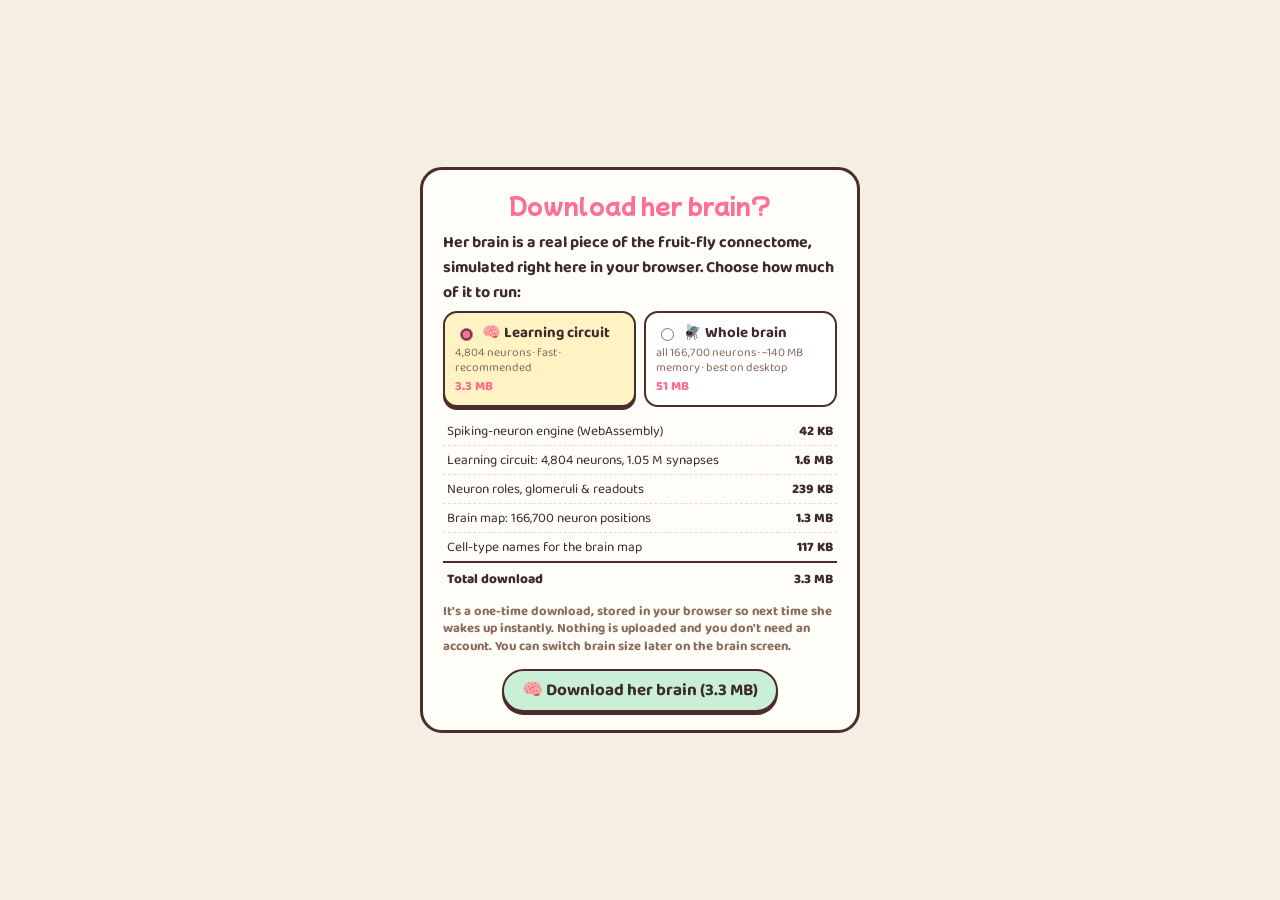
<file: index.html>
<!doctype html>
<html lang="en">
<head>
  <meta charset="utf-8">
  <meta name="viewport" content="width=device-width, initial-scale=1">
  <title>Fruity OL</title>
  <link rel="preconnect" href="https://fonts.googleapis.com">
  <link rel="stylesheet" href="https://fonts.googleapis.com/css2?family=Baloo+2:wght@500;600;700;800&family=Mochiy+Pop+One&display=swap">
  <link rel="stylesheet" href="css/style.css">
</head>
<body>
  <div id="loading" class="loading">
    <div class="load-card">
      <div class="load-title" id="loadTitle">Ms. Fruity is waking up…</div>
      <div id="consent" hidden>
        <p class="consent-lead">Her brain is a real piece of the fruit-fly connectome, simulated right here in your browser. Choose how much of it to run:</p>
        <div class="mode-pick">
          <label class="mode-card"><input type="radio" name="brainMode" value="circuit">
            <b>🧠 Learning circuit</b><span>4,804 neurons · fast · recommended</span><em id="sizeCircuit"></em></label>
          <label class="mode-card"><input type="radio" name="brainMode" value="whole">
            <b>🪰 Whole brain</b><span>all 166,700 neurons · ~140 MB memory · best on desktop</span><em id="sizeWhole"></em></label>
        </div>
        <table class="dl-table" id="dlTable"></table>
        <p class="hint">It's a one-time download, stored in your browser so next time she wakes up instantly. Nothing is uploaded and you don't need an account. You can switch brain size later on the brain screen.</p>
        <button class="pill-btn go" id="btnDownload">🧠 Download her brain</button>
      </div>
      <div id="progressBox">
        <div class="bar"><div id="loadBar"></div></div>
        <p id="loadText">Loading…</p>
      </div>
    </div>
  </div>

  <main class="app">
    <!-- ============ SCREEN 1: her life ============ -->
    <section class="screen on" id="gameScreen">
      <div class="stage-wrap" id="stageWrap">
        <canvas id="stage"></canvas>

        <div class="hud-tl">
          <div class="pill"><span class="ico">💰</span><b id="money">1,000</b>฿</div>
          <div class="pill"><span class="ico">🕘</span><b id="clock">07:00</b><span class="sub" id="phaseLabel">Morning</span></div>
          <div class="pill small"><span>Day <b id="day">1</b></span><span class="sub" id="sceneLabel">Home</span></div>
          <div class="timebar" id="timebar" title="Work hours left"><div id="timeFill"></div></div>
        </div>

        <div class="hud-tr">
          <div class="meters">
            <div class="meter" title="Energy: when it's low she moves very slowly. Coffee refills it.">
              <span>⚡</span><div class="mbar"><div id="energyFill" class="energy"></div></div>
            </div>
            <div class="meter" title="Affection: pets, food and rewards raise it. High affection makes her follow your cursor, looking for rewards.">
              <span>💗</span><div class="mbar"><div id="affFill" class="aff"></div></div>
            </div>
          </div>
          <button class="sq" id="btnShop" title="Shop: food & furniture">🎀</button>
          <button class="sq pink" id="btnBrain" title="Her brain & training status">🧠</button>
        </div>

        <div class="hud-bl">
          <button class="round big" id="btnGo"><span id="goIcon">💼</span><small id="goLabel">Go to office</small></button>
        </div>

        <div class="hud-br">
          <div class="ap" id="apBox" hidden><span>Action points</span><div id="apPips"></div></div>
          <div class="cluster">
            <button class="round" id="btnPet" title="Pet her head (P)"><span>🫳</span><small>Pet</small></button>
            <button class="round" id="btnScold" title="Scold (X)"><span>👎</span><small>Scold</small></button>
            <button class="round" id="btnFollow" title="Follow my cursor (F)"><span>👆</span><small>Follow</small></button>
            <button class="round" id="btnFeed" title="Give her food"><span>🍙</span><small>Feed</small></button>
            <button class="round huge" id="btnReward" title="Reward (R)"><span>🍬</span><small>Reward</small></button>
          </div>
        </div>

        <div class="hint-strip" id="hintStrip"></div>

        <!-- shop -->
        <div class="modal" id="shop" hidden>
          <div class="sheet">
            <div class="sheet-head"><h2>🎀 Shop</h2><span class="pill small">💰 <b id="shopMoney">0</b>฿</span><button class="x" data-close>✕</button></div>
            <div class="tabs"><button data-shop="food" class="on">🍙 Food</button><button data-shop="furniture">🛋️ Furniture</button></div>
            <div class="shop-grid" id="shopGrid"></div>
          </div>
        </div>
        <!-- feed picker -->
        <div class="modal" id="feedMenu" hidden>
          <div class="sheet small">
            <div class="sheet-head"><h2>🍙 Give her…</h2><button class="x" data-close>✕</button></div>
            <div class="shop-grid" id="feedGrid"></div>
            <p class="hint">Buy more food in the shop 🎀. During rest hours, feeding costs 1 action point.</p>
          </div>
        </div>
        <!-- end-of-work report -->
        <div class="modal" id="report" hidden>
          <div class="sheet small">
            <div class="sheet-head"><h2 id="reportTitle">Work day report</h2><button class="x" data-close>✕</button></div>
            <div id="reportBody"></div>
            <button class="pill-btn" data-close>Go home ♪</button>
          </div>
        </div>
        <div class="toast" id="toast"></div>
      </div>
    </section>

    <!-- ============ SCREEN 2: brain & training ============ -->
    <section class="screen" id="brainScreen">
      <header class="brain-top">
        <button class="pill-btn" id="btnBack">← Back to her</button>
        <h1>Her brain</h1>
        <span class="sub" id="brainStats"></span>
      </header>
      <div class="brain-grid">
        <div class="card brain-card">
          <div class="brain-head">
            <div class="tabs">
              <button data-view="map" class="on">🧠 Brain map</button>
              <button data-view="circuit">🕸️ Circuit</button>
            </div>
            <span class="sub">Hover a neuron to see what it is. Orange flashes are real spikes.</span>
          </div>
          <div class="brain-stage">
            <canvas id="brainMap"></canvas>
            <canvas id="brainCircuit" hidden></canvas>
            <div id="neuronTip" class="neuron-tip" hidden></div>
            <div class="legend">
              <span><i style="background:#7fe3c4"></i>projection neurons</span>
              <span><i style="background:#8fb0ff"></i>Kenyon cells</span>
              <span><i style="background:#ff8fb5"></i>APL</span>
              <span><i style="background:#ffd36b"></i>MBONs</span>
              <span><i style="background:#d4a6ff"></i>dopamine</span>
              <span><i style="background:#ffd180;box-shadow:0 0 6px #ffaa33"></i>spiking</span>
            </div>
          </div>
        </div>

        <div class="side">
          <div class="card">
            <h2>Training status</h2>
            <div class="stats" id="statsBox"></div>
            <svg class="spark" id="spark" viewBox="0 0 300 40" preserveAspectRatio="none"></svg>
            <p class="hint">Average reward (dopamine) over time</p>
          </div>
          <div class="card">
            <h2>What she has learned <small id="brainAge"></small></h2>
            <div class="learned" id="learnedMotor"></div>
            <div class="learned" id="learnedSocial"></div>
          </div>
          <div class="card">
            <h2>Teach a move <small>keys 1–9</small></h2>
            <div class="grid3" id="motorBtns"></div>
            <p class="hint">Same as clicking a machine in the office: "in this situation, do that".</p>
          </div>
          <div class="card">
            <h2>Teach a reaction</h2>
            <p class="hint" id="lastTouch">Pet, scold or feed her first, then pick how she should react.</p>
            <div class="grid3" id="socialBtns"></div>
          </div>
          <div class="card">
            <h2>Dream-train</h2>
            <p class="hint">A background worker runs her spiking circuit through extra work shifts (auto-rewards only), then hands the learned synapses back.</p>
            <div class="row">
              <select id="dreamLen"><option value="10">10 dream-minutes</option><option value="30" selected>30 dream-minutes</option><option value="60">60 dream-minutes</option></select>
              <button class="pill-btn" id="btnDream">💤 Dream</button>
            </div>
            <div class="bar"><div id="dreamBar"></div></div>
            <p class="hint" id="dreamMsg"></p>
          </div>
          <div class="card">
            <h2>Personality knobs</h2>
            <label class="slider">Curiosity <input type="range" id="sTemp" min="0.01" max="0.5" step="0.01"><output></output></label>
            <label class="slider">Learning speed <input type="range" id="sLr" min="0.02" max="0.5" step="0.01"><output></output></label>
            <label class="slider">Memory span (λ) <input type="range" id="sLambda" min="0" max="0.95" step="0.05"><output></output></label>
            <label class="slider">Reaction curiosity <input type="range" id="sSocialTemp" min="0.01" max="0.5" step="0.01"><output></output></label>
            <label class="toggle"><input type="checkbox" id="optAuto" checked> Auto-rewards for work (dopamine on success)</label>
          </div>
          <div class="card">
            <h2>Brain size</h2>
            <div class="tabs" id="modeTabs">
              <button data-mode="circuit">🧠 Learning circuit</button>
              <button data-mode="whole">🪰 Whole brain</button>
            </div>
            <p class="hint" id="modeInfo"></p>
          </div>
          <div class="card">
            <h2>Save</h2>
            <div class="row wrap">
              <button class="pill-btn" id="btnSave">💾 Save</button>
              <button class="pill-btn" id="btnExport">⬇️ Export</button>
              <label class="pill-btn">⬆️ Import<input type="file" id="fileImport" accept=".json,application/json" hidden></label>
              <button class="pill-btn danger" id="btnReset">🧹 New game</button>
            </div>
            <p class="hint" id="saveMsg">Autosaves to this browser every 15 s.</p>
        <div class="row wrap brain-store">
          <span class="hint" id="brainStore">Brain model: checking…</span>
          <button class="pill-btn" id="btnForgetBrain" title="Delete the downloaded brain model from this browser">🗑️ Remove downloaded brain</button>
        </div>
          </div>
        </div>
      </div>
      <footer class="credits">
        <span>Designed &amp; refined by <b>Phongpisut Meemuk</b> · Co-created with <b>Claude</b> (Anthropic)</span>
        <span class="sub">Fruit-fly brain: <a href="https://male-cns.janelia.org/" target="_blank" rel="noopener">MaleCNS v1.0 connectome</a> (FlyEM / HHMI Janelia, Univ. of Cambridge, MRC LMB, Google Research · CC BY 4.0) · data export &amp; brain-map idea: <a href="https://huggingface.co/spaces/Xenova/fruit-fly-simulation" target="_blank" rel="noopener">Xenova/fruit-fly-simulation</a> · neuron model: <a href="https://www.nature.com/articles/s41586-024-07763-9" target="_blank" rel="noopener">Shiu et al., Nature 2024</a></span>
      </footer>
    </section>
  </main>

  <script src="js/assets.js"></script>
  <script src="js/world.js"></script>
  <script src="js/flybrain.js"></script>
  <script src="js/rig.js"></script>
  <script src="js/scene.js"></script>
  <script src="js/brainview.js"></script>
  <script src="js/main.js"></script>
</body>
</html>
</file>
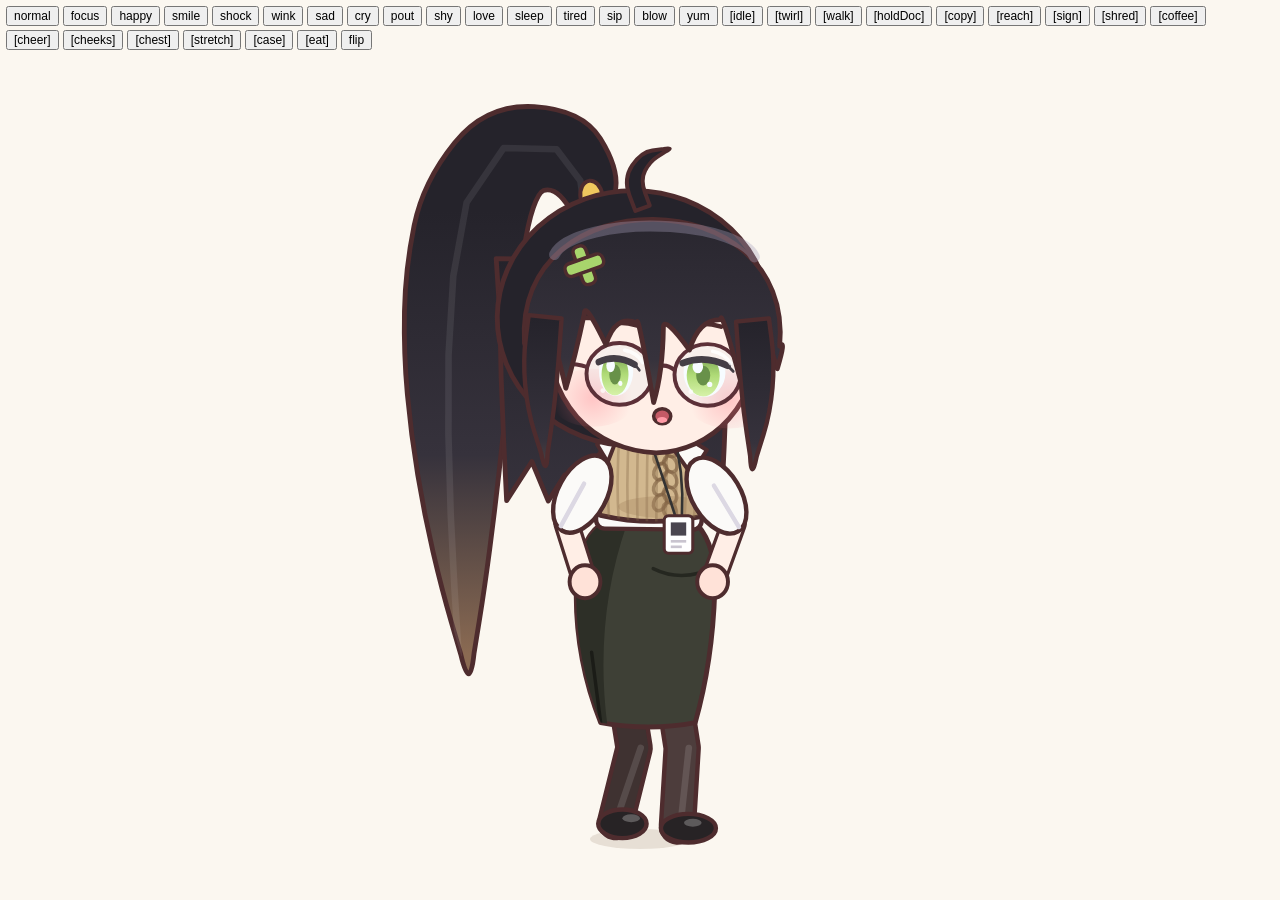
<file: dev/rig.html>
<!doctype html><html><head><meta charset="utf-8"><title>Rig preview</title>
<style>body{margin:0;background:#f6efe4;font-family:system-ui}canvas{display:block;background:#fbf7f0;cursor:grab}#ui{position:fixed;top:6px;left:6px;display:flex;flex-wrap:wrap;gap:4px;max-width:96vw}button{font-size:12px}</style></head><body>
<div id="ui"></div><canvas id="c"></canvas>
<script src="../js/rig.js"></script>
<script>
// Drag her around to see the hair physics; buttons switch expression / pose.
const cv=document.getElementById('c'),ctx=cv.getContext('2d');
const S=Math.min(2,devicePixelRatio||1); function rs(){cv.width=innerWidth*S;cv.height=innerHeight*S;cv.style.width=innerWidth+'px';cv.style.height=innerHeight+'px';} rs(); addEventListener('resize',rs);
const ch=new Rig.Character(); let x=innerWidth/2,y=innerHeight*0.9,vx=0,face=1,expr='normal',pose='idle',drag=false,px=x,walk=0,item=null,kind='important';
const ui=document.getElementById('ui');
for(const e of Object.keys(Rig.EXPR)){const b=document.createElement('button');b.textContent=e;b.onclick=()=>expr=e;ui.appendChild(b);}
for(const p of Object.keys(Rig.POSES)){const b=document.createElement('button');b.textContent='['+p+']';b.onclick=()=>pose=p;ui.appendChild(b);}
const fb=document.createElement('button');fb.textContent='flip';fb.onclick=()=>face=-face;ui.appendChild(fb);
cv.onpointerdown=()=>drag=true; onpointerup=()=>drag=false; cv.onpointermove=e=>{if(drag){x=e.clientX;}};
let last=performance.now();
function frame(now){if(!x)x=px=innerWidth/2; y=innerHeight*0.93; const dt=Math.min(0.05,(now-last)/1000);last=now;
 vx=(x-px)/Math.max(dt,1e-3); px=x; const moving=Math.abs(vx)>20; if(moving){walk+=dt*Math.abs(vx)*0.01; face=vx>0?1:-1;}
 ch.update(dt,{face,moving,walk,vx,vy:0,expr,pose,itemKind:kind,energy:1,look:null,busyT:(window.BT ?? (now/1000)%2.6)});
 ctx.setTransform(S,0,0,S,0,0);ctx.clearRect(0,0,innerWidth,innerHeight);
 ctx.fillStyle='rgba(120,90,60,.15)';ctx.beginPath();ctx.ellipse(x,y+2,50,10,0,0,7);ctx.fill();
 ch.draw(ctx,x,y,Math.min(2.2,innerHeight/330),face); requestAnimationFrame(frame);}
requestAnimationFrame(frame);
</script></body></html>
</file>
<file: css/style.css>
:root {
  --out: #4e2c2e;
  --cream: #f6eee2;
  --card: #fffdf8;
  --pink: #ff7d95;
  --orange: #ffb347;
  --muted: #8a6a5a;
  --ink: #3d2a2a;
}
* { box-sizing: border-box; }
[hidden] { display: none !important; }
html, body { margin: 0; height: 100%; overflow: hidden; }
body { font-family: "Baloo 2", system-ui, sans-serif; color: var(--ink); background: #2b2433; }
button, select, input { font: inherit; color: inherit; }
.sub { color: var(--muted); font-weight: 600; font-size: .85em; }
.hint { margin: 6px 0 0; font-size: 13px; color: var(--muted); line-height: 1.35; }

/* ---------- loading ---------- */
.loading { position: fixed; inset: 0; z-index: 50; display: grid; place-items: center; background: var(--cream); transition: opacity .5s; }
.loading.done { opacity: 0; pointer-events: none; }
.load-card { width: min(440px, calc(100vw - 32px)); background: var(--card); border: 3px solid var(--out); border-radius: 22px; padding: 18px 20px; text-align: center; }
.load-title { font-family: "Mochiy Pop One", "Baloo 2", sans-serif; font-size: 22px; color: #ff6f91; margin-bottom: 10px; }
.load-card p { margin: 10px 0 4px; font-weight: 700; }
.load-card small { color: var(--muted); }
.bar { height: 12px; border: 2.5px solid var(--out); border-radius: 999px; overflow: hidden; margin-top: 8px; background: #fff; }
.bar div { height: 100%; width: 0; background: repeating-linear-gradient(45deg, #ffd65c 0 10px, #ffc23d 10px 20px); transition: width .15s; }

/* ---------- screens (one display, two screens) ---------- */
.app { position: fixed; inset: 0; }
.screen { position: absolute; inset: 0; opacity: 0; pointer-events: none; transform: translateX(4%); transition: opacity .35s, transform .35s; }
.screen.on { opacity: 1; pointer-events: auto; transform: none; }
#gameScreen { display: grid; place-items: center; background: radial-gradient(circle at 50% 30%, #3a3047, #221c2a); }
#brainScreen { background: var(--cream); display: flex; flex-direction: column; }

/* ---------- game stage: 16:9, fills the window ---------- */
.stage-wrap {
  position: relative; width: min(100vw, calc(100vh * 16 / 9)); height: min(100vh, calc(100vw * 9 / 16));
  overflow: hidden; container-type: size;
}
#stage { display: block; width: 100%; height: 100%; touch-action: none; }
.stage-wrap { --u: min(1cqw, 1.78cqh); }

.pill {
  display: inline-flex; align-items: baseline; gap: .35em; background: rgba(255, 255, 255, .93); border: 2.5px solid var(--out);
  border-radius: 999px; padding: .05em .8em; font-weight: 700; font-size: calc(var(--u) * 1.9); box-shadow: 0 3px 0 rgba(78, 44, 46, .25); white-space: nowrap;
}
.pill b { font-weight: 800; }
.pill .ico { font-size: 1.05em; }
.pill.small { font-size: calc(var(--u) * 1.5); }

.hud-tl { position: absolute; top: calc(var(--u) * 1.4); left: calc(var(--u) * 1.4); display: flex; flex-direction: column; align-items: flex-start; gap: calc(var(--u) * .6); pointer-events: none; }
.timebar { width: calc(var(--u) * 22); height: calc(var(--u) * 1.3); border: 2px solid var(--out); border-radius: 999px; background: rgba(255, 255, 255, .8); overflow: hidden; }
.timebar div { height: 100%; width: 0; background: linear-gradient(90deg, #8fd0f0, #ffb347); }

.hud-tr { position: absolute; top: calc(var(--u) * 1.4); right: calc(var(--u) * 1.4); display: flex; gap: calc(var(--u) * .8); align-items: flex-start; }
.sq {
  width: calc(var(--u) * 6.2); height: calc(var(--u) * 6.2); border: 3px solid var(--out); border-radius: calc(var(--u) * 1.2); background: #fff;
  font-size: calc(var(--u) * 3.2); cursor: pointer; box-shadow: 0 4px 0 var(--out); display: grid; place-items: center; transition: transform .08s;
}
.sq.pink { background: #ffd6e2; }
.sq:hover { transform: translateY(-2px); }
.meters { display: flex; flex-direction: column; gap: calc(var(--u) * .5); background: rgba(255, 255, 255, .9); border: 2.5px solid var(--out); border-radius: calc(var(--u) * 1.2); padding: calc(var(--u) * .5) calc(var(--u) * .9); }
.meter { display: flex; align-items: center; gap: calc(var(--u) * .5); font-size: calc(var(--u) * 1.6); }
.mbar { width: calc(var(--u) * 16); height: calc(var(--u) * 1.4); border: 2px solid var(--out); border-radius: 999px; overflow: hidden; background: #f1ece6; }
.mbar div { height: 100%; width: 50%; transition: width .3s; }
.mbar .energy { background: linear-gradient(90deg, #ff8a7a, #ffd65c 35%, #9be37a 60%, #6fd06a); background-size: calc(var(--u) * 16) 100%; }
.mbar .aff { background: linear-gradient(90deg, #ffc3d2, #ff6f91); }

.hud-bl { position: absolute; left: calc(var(--u) * 1.6); bottom: calc(var(--u) * 1.6); }
.hud-br { position: absolute; right: calc(var(--u) * 1.6); bottom: calc(var(--u) * 1.6); display: flex; flex-direction: column; align-items: flex-end; gap: calc(var(--u) * .6); }
.cluster { display: grid; grid-template-columns: repeat(3, auto); grid-template-rows: auto auto; gap: calc(var(--u) * .7); align-items: end; }
.cluster #btnPet { grid-column: 1; grid-row: 1; }
.cluster #btnScold { grid-column: 2; grid-row: 1; }
.cluster #btnFeed { grid-column: 3; grid-row: 1; }
.cluster #btnFollow { grid-column: 1 / 3; grid-row: 2; justify-self: end; }
.cluster #btnReward { grid-column: 3; grid-row: 2; }
.round {
  width: calc(var(--u) * 6.6); height: calc(var(--u) * 6.6); border-radius: 50%; border: 3px solid var(--out); background: #fff; cursor: pointer;
  box-shadow: 0 4px 0 var(--out); display: flex; flex-direction: column; align-items: center; justify-content: center; line-height: 1; transition: transform .08s;
}
.round span { font-size: calc(var(--u) * 2.6); }
.round small { font-weight: 800; font-size: calc(var(--u) * 1.15); margin-top: .15em; }
.round:hover { transform: translateY(-2px); }
.round:active { transform: translateY(3px); box-shadow: 0 1px 0 var(--out); }
.round.huge { width: calc(var(--u) * 9); height: calc(var(--u) * 9); background: #ffe1a8; }
.round.huge span { font-size: calc(var(--u) * 3.8); }
.round.big { width: calc(var(--u) * 10); height: calc(var(--u) * 10); background: #fff; }
.round.big span { font-size: calc(var(--u) * 4.4); }
.round.big.ready { background: #c9f0d6; animation: pulse 1s infinite; }
.round:disabled { opacity: .55; cursor: not-allowed; animation: none; }
#btnScold { background: #dfe7ff; }
#btnPet { background: #ffe3ec; }
@keyframes pulse { 50% { box-shadow: 0 4px 0 var(--out), 0 0 0 calc(var(--u) * 1) rgba(111, 208, 106, .35); } }
.ap { display: flex; align-items: center; gap: .5em; background: rgba(255, 255, 255, .92); border: 2.5px solid var(--out); border-radius: 999px; padding: 0 .8em; font-weight: 800; font-size: calc(var(--u) * 1.5); }
#apPips { display: flex; gap: .25em; }
#apPips i { width: .8em; height: .8em; border-radius: 50%; border: 2px solid var(--out); background: #ffd65c; }
#apPips i.used { background: #e8e0d6; }
.hint-strip { position: absolute; left: 50%; bottom: calc(var(--u) * 1.6); transform: translateX(-50%); background: rgba(255, 255, 255, .9); border: 2px solid var(--out); border-radius: 999px; padding: 0 1em; font-weight: 700; font-size: calc(var(--u) * 1.45); pointer-events: none; max-width: 52%; text-align: center; }
.hint-strip:empty { display: none; }
.toast { position: absolute; left: 50%; top: 40%; transform: translate(-50%, -50%) scale(.9); opacity: 0; pointer-events: none; transition: all .3s;
  background: #fff; border: 3px solid var(--out); border-radius: 18px; padding: .4em 1.2em; font-family: "Mochiy Pop One", "Baloo 2"; font-size: calc(var(--u) * 2.6); color: #ff6f91; box-shadow: 0 5px 0 rgba(78, 44, 46, .25); }
.toast.show { opacity: 1; transform: translate(-50%, -50%) scale(1); }

/* ---------- modals ---------- */
.modal { position: absolute; inset: 0; background: rgba(40, 25, 35, .35); display: grid; place-items: center; z-index: 5; }
.sheet { width: min(86%, 760px); max-height: 86%; overflow: auto; background: var(--card); border: 3px solid var(--out); border-radius: 22px; padding: 14px 16px; box-shadow: 0 8px 0 rgba(78, 44, 46, .25); }
.sheet.small { width: min(70%, 460px); }
.sheet-head { display: flex; align-items: center; gap: 10px; margin-bottom: 8px; }
.sheet-head h2 { margin: 0; flex: 1; font-size: 22px; }
.x { border: 2.5px solid var(--out); background: #fff; border-radius: 50%; width: 34px; height: 34px; cursor: pointer; font-weight: 800; }
.shop-grid { display: grid; grid-template-columns: repeat(auto-fill, minmax(150px, 1fr)); gap: 10px; margin-top: 10px; }
.item { border: 2.5px solid var(--out); border-radius: 16px; padding: 8px; background: #fff; display: flex; flex-direction: column; gap: 2px; }
.item .big { font-size: 30px; line-height: 1.1; }
.item b { font-size: 15px; }
.item small { color: var(--muted); font-size: 12px; line-height: 1.25; min-height: 2.5em; }
.item button { margin-top: 4px; }
.item.owned { background: #eef9ef; }
.tabs { display: flex; gap: 6px; }
.tabs button, .pill-btn, .brain-tools button {
  border: 2.5px solid var(--out); border-radius: 999px; background: #fff; padding: 2px 12px; font-weight: 700; cursor: pointer; box-shadow: 0 3px 0 var(--out);
}
.tabs button.on, .brain-tools button.on { background: #ffe08a; }
.pill-btn:disabled { opacity: .5; cursor: not-allowed; }
.pill-btn.danger { background: #ffe0e5; }
.pill-btn.danger.armed { background: #ff8a9a; color: #fff; }
.pill-btn:active, .tabs button:active { transform: translateY(2px); box-shadow: 0 1px 0 var(--out); }
.report-row { display: flex; justify-content: space-between; font-size: 16px; padding: 3px 0; border-bottom: 1px dashed #e6d8c8; }
.verdict { margin: 10px 0; padding: 8px 12px; border-radius: 14px; font-weight: 800; text-align: center; }
.verdict.better { background: #fff1d6; color: #c77a00; }
.verdict.worse { background: #e6ecff; color: #4d63a8; }
.verdict.same, .verdict.first { background: #f1ecf8; color: #7a5ea8; }

/* ---------- brain screen ---------- */
.brain-top { display: flex; align-items: center; gap: 14px; padding: 10px 16px; border-bottom: 3px solid var(--out); background: #fffaf2; }
.brain-top h1 { margin: 0; font-family: "Mochiy Pop One", "Baloo 2"; font-size: 22px; color: #ff6f91; }
.brain-grid { flex: 1; min-height: 0; display: grid; grid-template-columns: minmax(0, 1fr) 380px; gap: 14px; padding: 14px; }
.card { background: var(--card); border: 3px solid var(--out); border-radius: 18px; padding: 10px 12px; box-shadow: 0 4px 0 rgba(78, 44, 46, .14); }
.card h2 { margin: 0 0 6px; font-size: 17px; display: flex; gap: 8px; align-items: baseline; }
.card h2 small { font-size: 12px; color: var(--muted); font-weight: 600; }
.brain-card { display: flex; flex-direction: column; min-height: 0; }
.brain-head { display: flex; align-items: center; justify-content: space-between; gap: 10px; margin-bottom: 8px; flex-wrap: wrap; }
.brain-stage { position: relative; flex: 1; min-height: 0; border: 3px solid var(--out); border-radius: 14px; overflow: hidden; background: #0a0f1f; }
.brain-stage canvas { display: block; width: 100%; height: 100%; touch-action: none; }
#brainMap { cursor: default; }
.neuron-tip { position: absolute; z-index: 3; max-width: 240px; white-space: pre-line; pointer-events: none; background: rgba(16, 22, 44, .95); color: #e8eeff; border: 1px solid #4c5d93; border-radius: 10px; padding: 6px 9px; font-size: 12px; line-height: 1.35; }
.legend { position: absolute; left: 10px; bottom: 8px; display: flex; flex-wrap: wrap; gap: 4px 10px; font-size: 11.5px; color: #c9d6ff; pointer-events: none; }
.legend i { display: inline-block; width: 9px; height: 9px; border-radius: 50%; margin-right: 4px; vertical-align: middle; }
.brain-tools { display: flex; flex-wrap: wrap; gap: 6px; align-items: center; margin-top: 8px; font-size: 13px; font-weight: 600; }
.brain-tools label { display: flex; gap: 6px; align-items: center; }
.brain-tools input { accent-color: #a678ff; width: 90px; }
.side { overflow-anchor: none; overflow-y: auto; display: flex; flex-direction: column; gap: 12px; padding-right: 4px; min-height: 0; }
.stats { display: grid; grid-template-columns: 1fr auto; gap: 1px 10px; font-size: 14px; }
.stats span:nth-child(odd) { color: var(--muted); font-weight: 600; }
.stats span:nth-child(even) { font-weight: 800; text-align: right; }
.spark { width: 100%; height: 40px; background: #fff; border: 2px solid rgba(78, 44, 46, .2); border-radius: 10px; margin-top: 8px; }
.learned { display: grid; grid-template-columns: 1fr auto; gap: 2px 10px; font-size: 13px; margin-bottom: 8px; }
.learned .sit { color: var(--muted); font-weight: 600; }
.learned .ans { font-weight: 800; text-align: right; white-space: nowrap; }
.learned .ans i { font-style: normal; font-weight: 600; color: var(--muted); font-size: 11px; margin-left: 4px; }
.learned .head { grid-column: 1 / -1; font-weight: 800; }
.grid3 { display: grid; grid-template-columns: repeat(3, 1fr); gap: 6px; }
.mbtn { border: 2.5px solid var(--out); border-radius: 12px; background: #fff; padding: 5px 2px 3px; cursor: pointer; box-shadow: 0 3px 0 var(--out); display: flex; flex-direction: column; align-items: center; font-weight: 700; font-size: 11.5px; line-height: 1.15; position: relative; }
.mbtn .ic { font-size: 19px; }
.mbtn .k { position: absolute; top: 2px; left: 6px; font-size: 10px; opacity: .5; }
.mbtn.on { background: #ffe08a; }
.row { display: flex; gap: 8px; align-items: center; }
.row.wrap { flex-wrap: wrap; }
select { border: 2.5px solid var(--out); border-radius: 999px; background: #fff; padding: 2px 10px; font-weight: 700; }
.slider { display: grid; grid-template-columns: 130px 1fr 40px; align-items: center; gap: 8px; font-size: 14px; font-weight: 600; }
.slider input { accent-color: var(--orange); width: 100%; }
.slider output { font-weight: 800; text-align: right; font-size: 13px; }
.toggle { display: flex; gap: 8px; align-items: center; font-size: 14px; font-weight: 600; margin-top: 6px; }
.toggle input { accent-color: var(--pink); }

@media (max-width: 900px) {
  .brain-grid { grid-template-columns: 1fr; grid-template-rows: 55% 1fr; }
}

/* ---------- credits ---------- */
.credits {
  display: flex; flex-wrap: wrap; justify-content: space-between; gap: 2px 16px; align-items: center;
  padding: 6px 16px; border-top: 3px solid var(--out); background: #fffaf2; font-size: 13px; color: var(--ink);
}
.credits b { color: #ff6f91; }
.credits .sub { font-size: 11.5px; }

.credits a { color: inherit; text-decoration: underline dotted; }
.credits .sub { flex: 1 1 420px; text-align: right; line-height: 1.35; }

/* ---------- brain download consent ---------- */
.consent-lead { margin: 4px 0 8px; font-weight: 600; text-align: left; }
.dl-table { width: 100%; border-collapse: collapse; font-size: 13.5px; text-align: left; margin-bottom: 4px; }
.dl-table td { padding: 3px 4px; border-bottom: 1px dashed #ecdccb; }
.dl-table td:last-child { text-align: right; font-weight: 800; white-space: nowrap; }
.dl-table tr.total td { border-bottom: 0; border-top: 2px solid var(--out); font-weight: 800; padding-top: 5px; }
.dl-table .cached { color: #4fbf7a; font-weight: 700; }
.pill-btn.go { margin-top: 10px; font-size: 17px; padding: 6px 18px; background: #c9f0d6; }
.load-card .hint { text-align: left; }
.brain-store { margin-top: 8px; justify-content: space-between; }

/* ---------- brain size picker ---------- */
.mode-pick { display: grid; grid-template-columns: 1fr 1fr; gap: 8px; margin: 6px 0 10px; text-align: left; }
.mode-card { display: grid; grid-template-columns: auto 1fr; grid-template-rows: auto auto auto; column-gap: 6px; align-items: center;
  border: 2.5px solid var(--out); border-radius: 14px; padding: 8px 10px; cursor: pointer; background: #fff; }
.mode-card input { grid-row: 1; accent-color: #ff6f91; }
.mode-card b { grid-row: 1; font-size: 15px; }
.mode-card span { grid-column: 1 / -1; font-size: 12px; color: var(--muted); line-height: 1.3; }
.mode-card em { grid-column: 1 / -1; font-style: normal; font-weight: 800; font-size: 13px; color: #ff6f91; }
.mode-card:has(input:checked) { background: #fff3c4; box-shadow: 0 3px 0 var(--out); }
#modeTabs button.armed { background: #ff8a9a; color: #fff; }
@media (max-width: 520px) { .mode-pick { grid-template-columns: 1fr; } }
</file>
